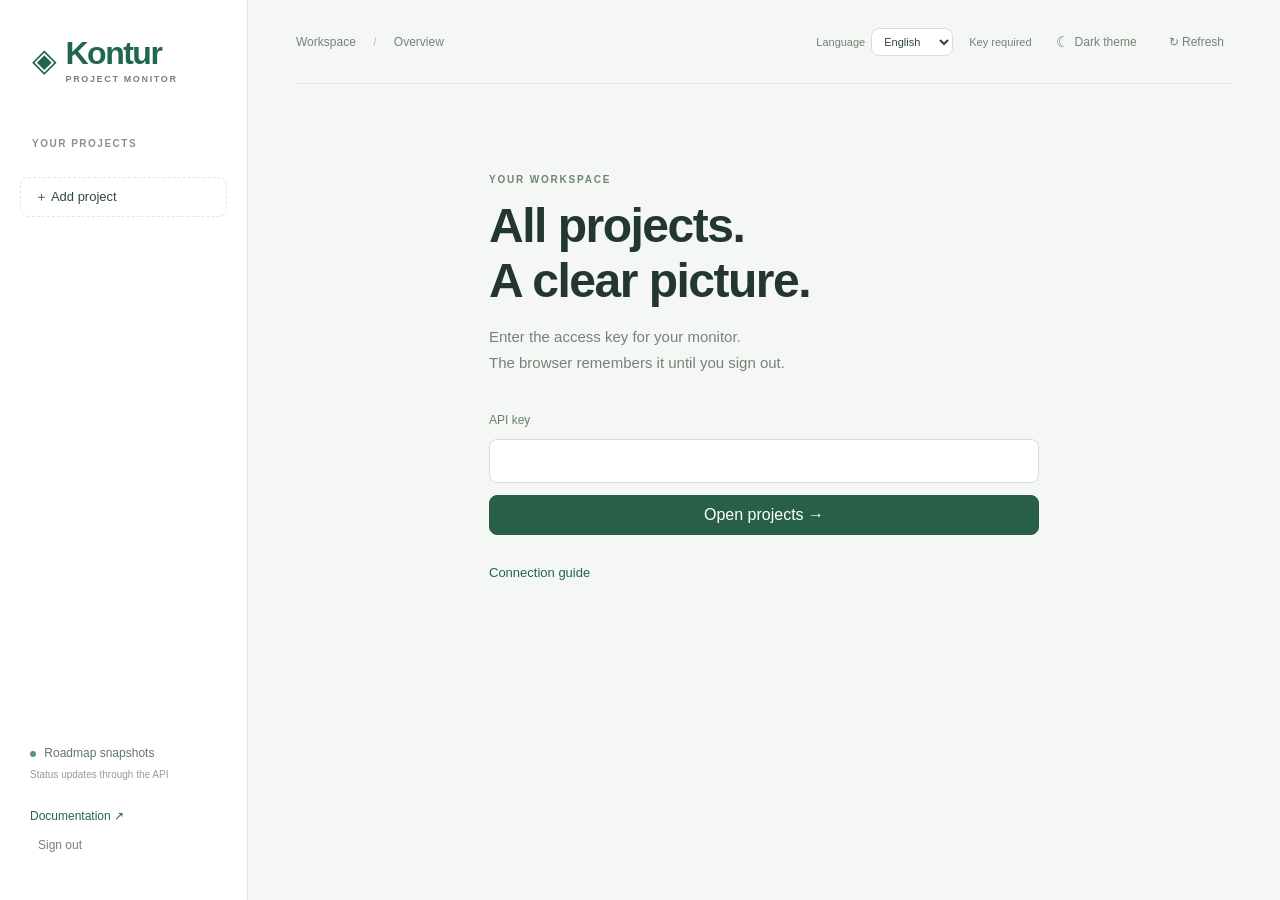
<file: static/index.html>
<!doctype html><html lang="en"><head><meta charset="utf-8"><meta name="viewport" content="width=device-width,initial-scale=1"><meta name="color-scheme" content="light dark"><title data-i18n="m280">Kontur — project status</title><link rel="icon" href="data:,"><script src="/static/i18n.js"></script><script src="/static/app.js"></script><link rel="stylesheet" href="/static/style.css"></head>
<body><aside><a class="brand" href="/">◈ <span>Kontur<small><span data-i18n="m281">PROJECT MONITOR</span></small></span></a><div class="side-label"><span data-i18n="m282">YOUR PROJECTS</span></div><nav id="projects"></nav><button id="new-project" class="add"><span data-i18n="m283">＋ Add project</span></button><div class="side-bottom"><span class="dot"></span><span data-i18n="m284"> Roadmap snapshots</span><br><small><span data-i18n="m285">Status updates through the API</span></small><a href="/docs" target="_blank"><span data-i18n="m286">Documentation ↗</span></a><button id="logout" class="quiet"><span data-i18n="m287">Sign out</span></button></div></aside>
<main><header><span><span data-i18n="m288">Workspace </span><span class="slash">/</span> <span id="breadcrumb"><span data-i18n="m289">Overview</span></span></span><div><label class="language-control"><span data-i18n="language">Language</span><select id="language-select" aria-label="Language" data-i18n-aria-label="language"><option value="en" lang="en">English</option><option value="ru" lang="ru">Русский</option><option value="zh-CN" lang="zh-CN">简体中文</option></select></label><span id="sync"><span data-i18n="m290">Connecting…</span></span><button id="theme-toggle" class="quiet theme-toggle" type="button" aria-pressed="false"><span aria-hidden="true">☾</span><span data-i18n="m291"> Dark theme</span></button><button id="refresh" class="quiet"><span data-i18n="m292">↻ Refresh</span></button></div></header>
<div id="notice" role="status" hidden></div>
<section id="login" class="login" hidden><div class="eyebrow"><span data-i18n="m293">YOUR WORKSPACE</span></div><h1><span data-i18n="m294">All projects.</span><br><span data-i18n="m295">A clear picture.</span></h1><p><span data-i18n="m296">Enter the access key for your monitor.</span><br><span data-i18n="m297">The browser remembers it until you sign out.</span></p><form id="login-form"><label for="token"><span data-i18n="m298">API key</span></label><input id="token" type="password" autocomplete="off" required minlength="32"><button class="primary"><span data-i18n="m299">Open projects →</span></button></form><a href="/docs"><span data-i18n="m300">Connection guide</span></a></section>
<section id="empty" class="login" hidden><div class="eyebrow"><span data-i18n="m301">GETTING STARTED</span></div><h1><span data-i18n="m302">A place for your plans</span></h1><p><span data-i18n="m303">Add your first project. Split the roadmap into blocks and gates through the API, or upload JSON.</span></p><button id="empty-add" class="primary"><span data-i18n="m304">Add project</span></button></section>
<div id="dashboard" hidden><section class="hero"><div><div class="eyebrow" id="project-type"><span data-i18n="m305">SOFTWARE PROJECT</span></div><h1 id="title"></h1><p id="description"></p><div class="meta"><span id="revision"></span><span id="snapshot"></span></div></div><div class="hero-actions"><button id="visualize"><span data-i18n="m306">⌘ Views</span></button><button id="export"><span data-i18n="m307">↓ Export JSON</span></button><button id="import"><span data-i18n="m308">↑ Update from JSON</span></button><input id="import-file" type="file" accept=".json,application/json" hidden></div></section>
<div class="metrics" id="metrics"></div>
<section class="overview-grid" aria-label="Project overview" data-i18n-aria-label="m265"><article class="panel"><div class="panel-heading"><div><div class="eyebrow"><span data-i18n="m309">OVERVIEW</span></div><h2><span data-i18n="m310">What the work contains</span></h2></div><span id="received" class="muted"></span></div><div id="distribution"></div><div id="plan-chart"></div></article><article class="panel"><div class="eyebrow"><span data-i18n="m311">NEEDS ATTENTION</span></div><h2><span data-i18n="m312">What prevents progress</span></h2><div id="attention"></div></article></section>
<section class="focus"><article class="current"><div class="eyebrow"><span data-i18n="m313">WE ARE HERE</span></div><h2 id="current"></h2><p id="focus-note"></p></article><article class="next"><div class="eyebrow"><span data-i18n="m314">NEXT STEP</span></div><h2 id="next"></h2><p id="plan"></p></article></section>
<section class="panel block-overview"><div class="panel-heading"><div><div class="eyebrow"><span data-i18n="m315">PROJECT STRUCTURE</span></div><h2><span data-i18n="m316">Blocks and dependencies</span></h2><p class="muted"><span data-i18n="m317">Colors show gate states. Open a block to view its contents.</span></p></div></div><div id="block-map"></div></section>
<section class="roadmap-head"><div><h2><span data-i18n="m318">Roadmap</span></h2><p><span data-i18n="m319">Work, plans and saved results, separately.</span></p></div><input id="search" type="search" placeholder="Search blocks or gates" data-i18n-placeholder="m266" aria-label="Search blocks or gates" data-i18n-aria-label="m266"></section>
<div class="tabs" role="tablist" aria-label="Gate states" data-i18n-aria-label="m267"><button role="tab" data-filter="work" aria-selected="true"><span data-i18n="m38">Now and next</span></button><button role="tab" data-filter="done" aria-selected="false"><span data-i18n="m39">Done</span></button><button role="tab" data-filter="paused" aria-selected="false"><span data-i18n="m40">Deferred and frozen</span></button><button role="tab" data-filter="all" aria-selected="false"><span data-i18n="m41">All</span></button></div>
<div id="blocks"></div><footer><span data-i18n="m320">Percentages apply only to an explicitly selected plan. The service stores submitted statuses; it does not verify code or running applications.</span></footer></div>
</main>
<dialog id="gate-dialog" class="gate-dialog" aria-labelledby="gate-title"><div class="panel-heading"><span class="eyebrow"><span data-i18n="m321">GATE CARD</span></span><button id="close-gate" aria-label="Close gate card" data-i18n-aria-label="m268"><span data-i18n="m322">✕ Close</span></button></div><div id="gate-detail"></div></dialog>
<dialog id="visual-dialog" class="visual-dialog" aria-labelledby="visual-title"><div class="visual-header"><div><div class="eyebrow"><span data-i18n="m323">INTERACTIVE MAP</span></div><h2 id="visual-title"><span data-i18n="m324">Project views</span></h2></div><button id="close-visual" aria-label="Close view" data-i18n-aria-label="m269"><span data-i18n="m322">✕ Close</span></button></div><div class="visual-toolbar"><div class="visual-tabs" role="tablist" aria-label="View type" data-i18n-aria-label="m270"><button role="tab" data-visual-view="road" aria-selected="true"><span data-i18n="m325">Road path</span></button><button role="tab" data-visual-view="time" aria-selected="false"><span data-i18n="m326">Timeline</span></button><button role="tab" data-visual-view="tree" aria-selected="false"><span data-i18n="m327">Git tree</span></button></div><div class="visual-zoom" aria-label="Zoom" data-i18n-aria-label="m271"><button id="visual-zoom-out" aria-label="Zoom out" data-i18n-aria-label="m272">−</button><button id="visual-fit" aria-label="Fit to window" data-i18n-aria-label="m273">100%</button><button id="visual-zoom-in" aria-label="Zoom in" data-i18n-aria-label="m274">＋</button></div></div><p id="visual-note" class="visual-note"></p><div id="visual-layers" class="visual-layers" hidden><span><span data-i18n="m328">Layers:</span></span><button data-visual-layer="work" aria-pressed="true"><i class="layer-work"></i><span data-i18n="m329">Work</span></button><button data-visual-layer="technical" aria-pressed="true"><i class="layer-technical"></i><span data-i18n="m330">Technical / formal</span></button><button data-visual-layer="paused" aria-pressed="true"><i class="layer-paused"></i><span data-i18n="m331">Paused</span></button></div><div id="git-layers" class="visual-layers" hidden><span><span data-i18n="m332">Ref types:</span></span><button data-git-layer="work" aria-pressed="true"><i class="layer-work"></i><span data-i18n="m329">Work</span></button><button data-git-layer="technical" aria-pressed="true"><i class="layer-technical"></i><span data-i18n="m333">Technical</span></button><button data-git-layer="formal" aria-pressed="true"><i class="layer-formal"></i><span data-i18n="m334">Tags / formal</span></button><button id="git-reload" type="button"><span data-i18n="m335">↻ Reload published snapshot</span></button></div><div class="git-workspace"><section id="git-browser" class="git-browser" aria-label="Git branch navigator" data-i18n-aria-label="m275" hidden><div id="git-summary" class="git-summary"></div><label class="git-base-control"><span data-i18n="m276">Comparison base</span><select id="git-base" aria-label="Comparison base" data-i18n-aria-label="m276"></select></label><div id="git-selection-summary" class="git-selection-summary"></div><p id="git-fold-summary" class="git-fold-summary"></p><label class="git-search-control"><span data-i18n="m336">Find a branch or tag</span><input id="git-ref-search" type="search" placeholder="Git ref name" data-i18n-placeholder="m277"></label><div class="git-browser-actions"><button id="git-clear-selection" type="button" aria-pressed="false"><span data-i18n="m149">All branches</span></button><button id="git-show-all" type="button" aria-pressed="false"><span data-i18n="m151">All line commits</span></button></div><div id="git-branch-list" class="git-branch-list"></div></section><div id="visual-viewport" class="visual-viewport" tabindex="0" aria-label="Zoomable project map" data-i18n-aria-label="m278"><svg id="visual-svg" class="visual-svg" xmlns="http://www.w3.org/2000/svg"></svg></div></div><div id="visual-tooltip" class="visual-tooltip" role="tooltip" hidden></div><div id="visual-legend" class="visual-legend"><span><i class="status-dot fill-done"></i><span data-i18n="m4">Accepted</span></span><span><i class="status-dot fill-active"></i><span data-i18n="m2">In progress</span></span><span><i class="status-dot fill-blocked"></i><span data-i18n="m3">Blocked</span></span><span><i class="status-dot fill-planned"></i><span data-i18n="m1">Planned</span></span><span><i class="status-dot fill-deferred"></i><span data-i18n="m5">Deferred</span></span><span><i class="status-dot fill-frozen"></i><span data-i18n="m6">Frozen</span></span><small><span data-i18n="m202">Wheel to scroll, Ctrl + wheel to zoom, drag to pan.</span></small></div></dialog>
<dialog id="create-dialog"><form id="create-form"><div class="eyebrow"><span data-i18n="m337">NEW PROJECT</span></div><h2><span data-i18n="m338">Add a project to monitor</span></h2><label for="new-name"><span data-i18n="m339">Name</span></label><input id="new-name" required maxlength="200" placeholder="My project" data-i18n-placeholder="m279"><label for="new-id"><span data-i18n="m340">API ID</span></label><input id="new-id" required pattern="[A-Za-z0-9][A-Za-z0-9_-]{0,79}" placeholder="my-product"><label for="new-type"><span data-i18n="m341">Project type</span></label><select id="new-type"><option value="general" data-i18n="general">General project</option><option value="software" data-i18n="m342">Software project</option></select><p class="muted"><span data-i18n="m343">Roadmaps can track software or any other project.</span></p><div class="dialog-actions"><button type="button" id="cancel-create"><span data-i18n="m344">Cancel</span></button><button class="primary"><span data-i18n="m345">Create project</span></button></div></form></dialog>
<dialog id="import-dialog" class="import-dialog" aria-labelledby="import-title" aria-describedby="import-summary">
  <h2 id="import-title" data-i18n="importPreviewTitle">Preview import</h2>
  <p id="import-summary" class="muted"></p>
  <p id="import-status" role="status"></p>
  <ul id="import-diff" class="import-diff"></ul>
  <div class="dialog-actions">
    <button type="button" id="cancel-import" autofocus data-i18n="m344">Cancel</button>
    <button type="button" id="reload-import" hidden data-i18n="importReload">Reload project</button>
    <button type="button" id="confirm-import" class="primary" disabled data-i18n="importApply">Confirm import</button>
  </div>
</dialog>
</body></html>
</file>
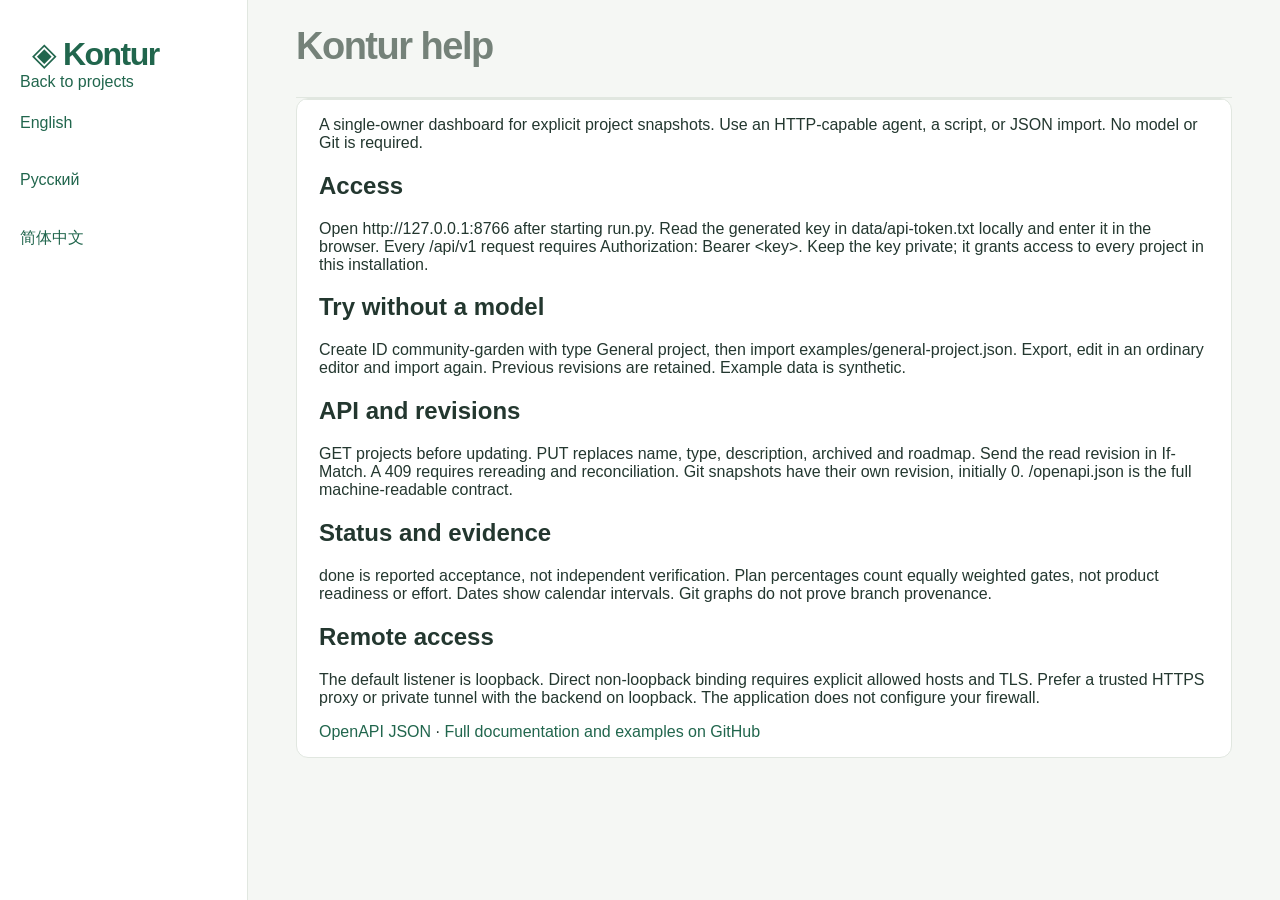
<file: static/docs.html>
<!doctype html><html lang='en'><head><meta charset='utf-8'><meta name='viewport' content='width=device-width,initial-scale=1'><title>Kontur help</title><link rel='icon' href='data:,'><link rel='stylesheet' href='/static/style.css'></head><body><aside><a class='brand' href='/'>◈ Kontur</a><nav><a href='/'>Back to projects</a><p><a href='/docs?lang=en'>English</a></p><p><a href='/docs?lang=ru'>Русский</a></p><p><a href='/docs?lang=zh-CN'>简体中文</a></p></nav></aside><main><header><h1>Kontur help</h1></header><article class='block'><div class='gates'><p>A single-owner dashboard for explicit project snapshots. Use an HTTP-capable agent, a script, or JSON import. No model or Git is required.</p><h2>Access</h2><p>Open http://127.0.0.1:8766 after starting run.py. Read the generated key in data/api-token.txt locally and enter it in the browser. Every /api/v1 request requires Authorization: Bearer &lt;key&gt;. Keep the key private; it grants access to every project in this installation.</p><h2>Try without a model</h2><p>Create ID community-garden with type General project, then import examples/general-project.json. Export, edit in an ordinary editor and import again. Previous revisions are retained. Example data is synthetic.</p><h2>API and revisions</h2><p>GET projects before updating. PUT replaces name, type, description, archived and roadmap. Send the read revision in If-Match. A 409 requires rereading and reconciliation. Git snapshots have their own revision, initially 0. /openapi.json is the full machine-readable contract.</p><h2>Status and evidence</h2><p>done is reported acceptance, not independent verification. Plan percentages count equally weighted gates, not product readiness or effort. Dates show calendar intervals. Git graphs do not prove branch provenance.</p><h2>Remote access</h2><p>The default listener is loopback. Direct non-loopback binding requires explicit allowed hosts and TLS. Prefer a trusted HTTPS proxy or private tunnel with the backend on loopback. The application does not configure your firewall.</p><p><a href='/openapi.json'>OpenAPI JSON</a> · <a href='https://github.com/zoomerland/kontur'>Full documentation and examples on GitHub</a></p></div></article></main></body></html>
</file>
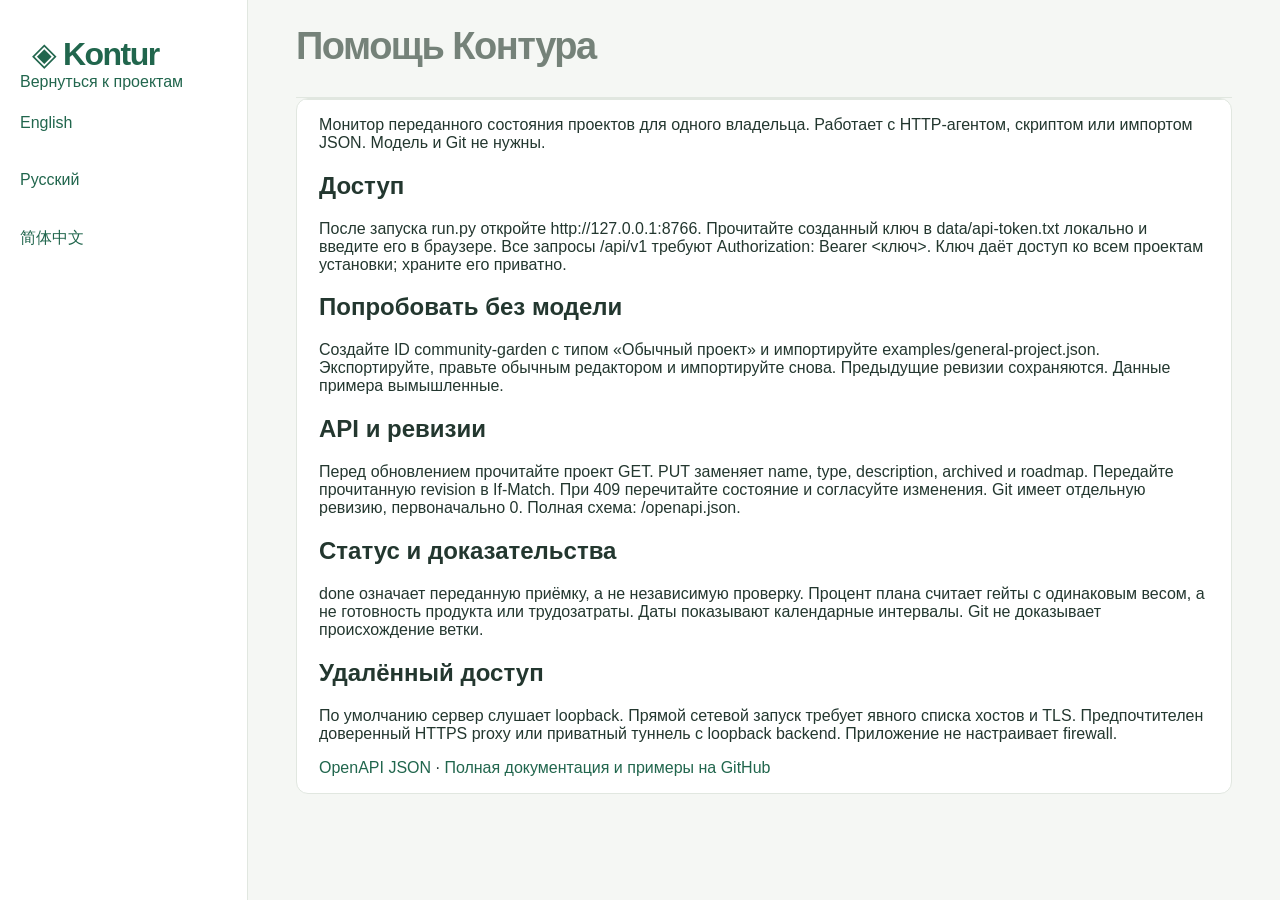
<file: static/docs.ru.html>
<!doctype html><html lang='ru'><head><meta charset='utf-8'><meta name='viewport' content='width=device-width,initial-scale=1'><title>Помощь Контура</title><link rel='icon' href='data:,'><link rel='stylesheet' href='/static/style.css'></head><body><aside><a class='brand' href='/'>◈ Kontur</a><nav><a href='/'>Вернуться к проектам</a><p><a href='/docs?lang=en'>English</a></p><p><a href='/docs?lang=ru'>Русский</a></p><p><a href='/docs?lang=zh-CN'>简体中文</a></p></nav></aside><main><header><h1>Помощь Контура</h1></header><article class='block'><div class='gates'><p>Монитор переданного состояния проектов для одного владельца. Работает с HTTP-агентом, скриптом или импортом JSON. Модель и Git не нужны.</p><h2>Доступ</h2><p>После запуска run.py откройте http://127.0.0.1:8766. Прочитайте созданный ключ в data/api-token.txt локально и введите его в браузере. Все запросы /api/v1 требуют Authorization: Bearer &lt;ключ&gt;. Ключ даёт доступ ко всем проектам установки; храните его приватно.</p><h2>Попробовать без модели</h2><p>Создайте ID community-garden с типом «Обычный проект» и импортируйте examples/general-project.json. Экспортируйте, правьте обычным редактором и импортируйте снова. Предыдущие ревизии сохраняются. Данные примера вымышленные.</p><h2>API и ревизии</h2><p>Перед обновлением прочитайте проект GET. PUT заменяет name, type, description, archived и roadmap. Передайте прочитанную revision в If-Match. При 409 перечитайте состояние и согласуйте изменения. Git имеет отдельную ревизию, первоначально 0. Полная схема: /openapi.json.</p><h2>Статус и доказательства</h2><p>done означает переданную приёмку, а не независимую проверку. Процент плана считает гейты с одинаковым весом, а не готовность продукта или трудозатраты. Даты показывают календарные интервалы. Git не доказывает происхождение ветки.</p><h2>Удалённый доступ</h2><p>По умолчанию сервер слушает loopback. Прямой сетевой запуск требует явного списка хостов и TLS. Предпочтителен доверенный HTTPS proxy или приватный туннель с loopback backend. Приложение не настраивает firewall.</p><p><a href='/openapi.json'>OpenAPI JSON</a> · <a href='https://github.com/zoomerland/kontur'>Полная документация и примеры на GitHub</a></p></div></article></main></body></html>
</file>
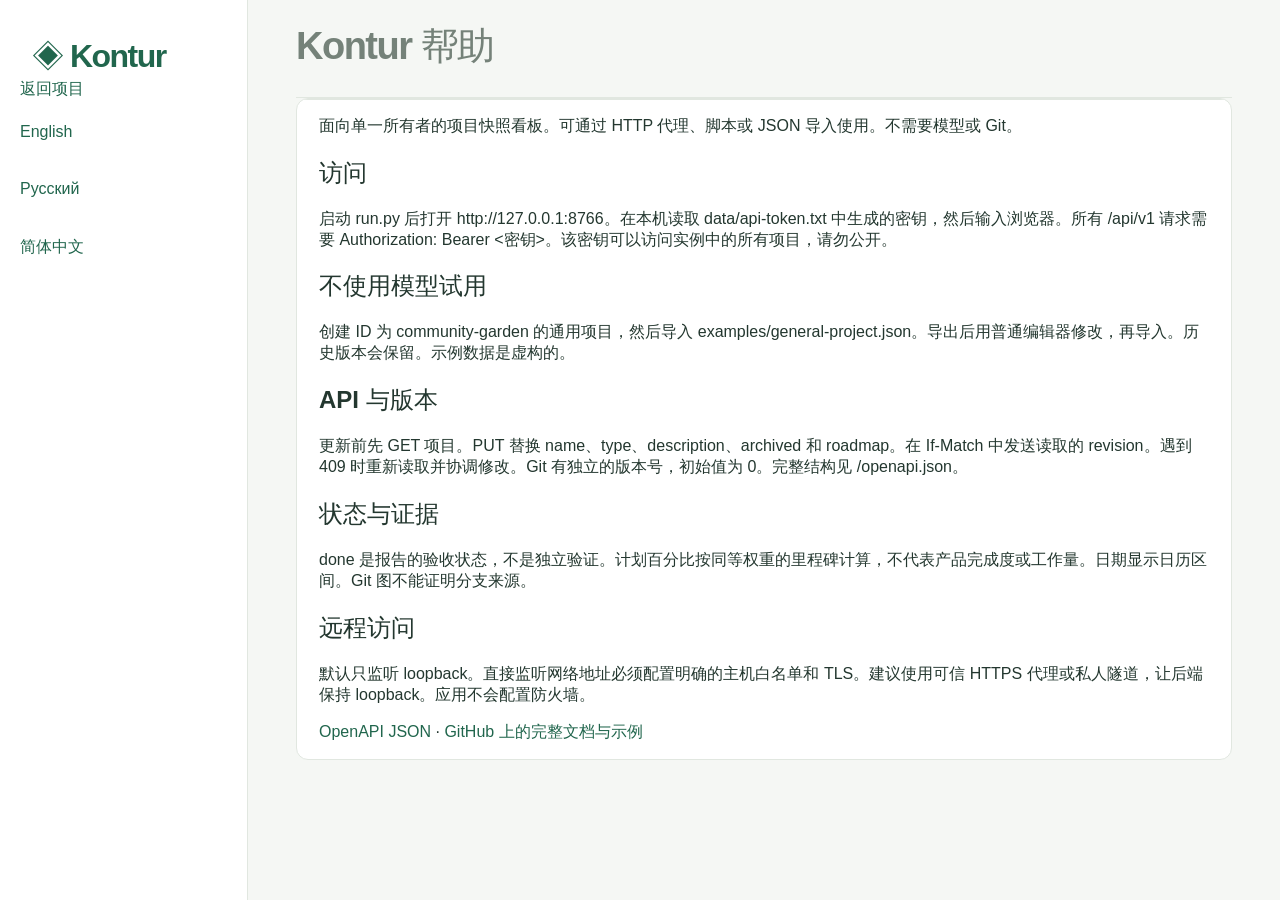
<file: static/docs.zh-CN.html>
<!doctype html><html lang='zh-CN'><head><meta charset='utf-8'><meta name='viewport' content='width=device-width,initial-scale=1'><title>Kontur 帮助</title><link rel='icon' href='data:,'><link rel='stylesheet' href='/static/style.css'></head><body><aside><a class='brand' href='/'>◈ Kontur</a><nav><a href='/'>返回项目</a><p><a href='/docs?lang=en'>English</a></p><p><a href='/docs?lang=ru'>Русский</a></p><p><a href='/docs?lang=zh-CN'>简体中文</a></p></nav></aside><main><header><h1>Kontur 帮助</h1></header><article class='block'><div class='gates'><p>面向单一所有者的项目快照看板。可通过 HTTP 代理、脚本或 JSON 导入使用。不需要模型或 Git。</p><h2>访问</h2><p>启动 run.py 后打开 http://127.0.0.1:8766。在本机读取 data/api-token.txt 中生成的密钥，然后输入浏览器。所有 /api/v1 请求需要 Authorization: Bearer &lt;密钥&gt;。该密钥可以访问实例中的所有项目，请勿公开。</p><h2>不使用模型试用</h2><p>创建 ID 为 community-garden 的通用项目，然后导入 examples/general-project.json。导出后用普通编辑器修改，再导入。历史版本会保留。示例数据是虚构的。</p><h2>API 与版本</h2><p>更新前先 GET 项目。PUT 替换 name、type、description、archived 和 roadmap。在 If-Match 中发送读取的 revision。遇到 409 时重新读取并协调修改。Git 有独立的版本号，初始值为 0。完整结构见 /openapi.json。</p><h2>状态与证据</h2><p>done 是报告的验收状态，不是独立验证。计划百分比按同等权重的里程碑计算，不代表产品完成度或工作量。日期显示日历区间。Git 图不能证明分支来源。</p><h2>远程访问</h2><p>默认只监听 loopback。直接监听网络地址必须配置明确的主机白名单和 TLS。建议使用可信 HTTPS 代理或私人隧道，让后端保持 loopback。应用不会配置防火墙。</p><p><a href='/openapi.json'>OpenAPI JSON</a> · <a href='https://github.com/zoomerland/kontur'>GitHub 上的完整文档与示例</a></p></div></article></main></body></html>
</file>
<file: static/style.css>
@charset "UTF-8";
/* Keep the language control visible and allow translated header text to wrap. */
header{height:auto!important;min-height:84px;flex-wrap:wrap;padding:12px 0}header>div{flex-wrap:wrap;justify-content:flex-end}.language-control{display:inline-flex;align-items:center;gap:6px;margin:0;font-size:11px;white-space:nowrap}.language-control select{padding:6px 8px;font-size:11px;width:auto}.language-control>span{color:var(--muted)}
@media(max-width:760px){header{min-height:65px;gap:6px}.language-control>span{display:none}.language-control select{max-width:110px;padding:6px}.quiet{white-space:normal}}
:root{font-family:Inter,"Segoe UI",sans-serif;color:#23372f;background:#f5f7f4;font-synthesis:none;--green:#21664d;--muted:#758279;--line:#e1e7e0}*{box-sizing:border-box}body{margin:0;display:flex;min-height:100vh}button,input,select{font:inherit}button,a,input,summary{outline-offset:4px}button{cursor:pointer;border:1px solid var(--line);border-radius:8px;background:white;color:#304b3d;padding:10px 14px;transition:background .15s}button:hover{background:#e9f0e8}a{color:var(--green);text-decoration:none}aside{width:248px;flex-shrink:0;background:#fff;border-right:1px solid var(--line);padding:35px 20px;display:flex;flex-direction:column;position:sticky;top:0;height:100vh}.brand{font-size:32px;display:flex;gap:10px;align-items:center;font-weight:650;letter-spacing:-1.5px;padding:0 12px}.brand small{display:block;font-size:9px;letter-spacing:1.65px;color:var(--muted);margin-top:2px}.side-label{font-size:10px;letter-spacing:1.5px;color:#87938b;margin:54px 12px 14px;font-weight:700}nav{display:grid;gap:7px;overflow:auto}nav button{text-align:left;border:0;font-size:14px;padding:14px;overflow-wrap:anywhere}nav button.selected{background:#eaf2e9;color:#205a43;font-weight:600}nav small{display:block;font-weight:400;color:var(--muted);font-size:11px;margin-top:5px}.add{margin-top:14px;text-align:left;border-style:dashed;background:transparent;font-size:13px}.side-bottom{margin-top:auto;padding:40px 10px 0;font-size:12px;line-height:1.8;color:#607767}.side-bottom small{font-size:10px;color:#929e94}.side-bottom a{display:block;margin-top:20px}.dot{display:inline-block;width:6px;height:6px;background:#5b9571;border-radius:50%;margin-right:5px}.quiet{border:0;background:transparent;font-size:12px;padding:8px;color:var(--muted)}main{width:100%;max-width:1600px;padding:0 48px 30px;min-width:0}header{height:84px;border-bottom:1px solid var(--line);display:flex;align-items:center;justify-content:space-between;font-size:12px;color:var(--muted);gap:10px}header>div{display:flex;gap:16px;align-items:center}.slash{margin:0 14px;color:#bac5bc}#sync{font-size:11px}.hero{padding:38px 0 26px;display:flex;justify-content:space-between;gap:25px}.eyebrow{font-size:10px;font-weight:750;letter-spacing:1.8px;color:#6e8574}h1{font-size:38px;line-height:1.15;letter-spacing:-1.5px;margin:13px 0 16px;font-weight:620;overflow-wrap:anywhere}.hero p{color:var(--muted);font-size:14px;max-width:730px;line-height:1.6;margin:0}.meta{display:flex;flex-wrap:wrap;gap:14px;font-size:11px;color:#85918a;margin-top:16px}.hero-actions{display:flex;gap:8px;align-self:flex-start;flex-shrink:0}.hero-actions button{font-size:11px}.metrics{display:grid;grid-template-columns:repeat(4,1fr);gap:14px;margin:0 0 24px}.metric{padding:22px 22px 19px;border:1px solid var(--line);border-radius:12px;background:#fff}.metric strong{font-size:34px;letter-spacing:-1px;font-weight:550}.metric .metric-label{font-size:11px;color:var(--muted);margin-bottom:12px}.metric small{font-size:11px;color:var(--muted);margin-left:9px}.focus{display:grid;grid-template-columns:1.3fr 1fr;gap:16px;margin:24px 0 36px}.focus article{border-radius:12px;padding:24px 26px}.current{background:#234f3f;color:#f7faf6}.current .eyebrow{color:#a8c7ae}.current p{color:#c6d6ca}.next{background:#e9eee5;border:1px solid #dfe6d9}.focus h2{font-size:20px;line-height:1.4;letter-spacing:-.4px;margin:14px 0 10px;font-weight:550}.focus p{font-size:12px;line-height:1.7;margin:0}.next p{color:#6f7e70}.roadmap-head{display:flex;justify-content:space-between;gap:20px;align-items:center}.roadmap-head h2{font-size:21px;font-weight:600;margin:0 0 6px;letter-spacing:-.4px}.roadmap-head p{font-size:12px;color:var(--muted);margin:0}input,select{border:1px solid #d7e0d7;border-radius:8px;padding:12px 14px;background:white;color:#2f4436;max-width:100%}input[type=search]{font-size:12px;width:245px}.tabs{display:flex;gap:6px;margin:23px 0 20px;border-bottom:1px solid var(--line);padding-bottom:12px;flex-wrap:wrap}.tabs button{font-size:12px;background:transparent;border-color:transparent;padding:9px 13px;color:#77857a}.tabs [aria-selected=true]{background:#fff;border-color:#dce5d9;color:#255c44;box-shadow:0 2px 3px #19382505}.block{background:#fff;border:1px solid var(--line);border-radius:12px;margin-bottom:12px;overflow:hidden}.block>summary{padding:22px;cursor:pointer;list-style:none;display:flex;justify-content:space-between;gap:20px;align-items:center}.block>summary::-webkit-details-marker{display:none}.block h3{font-size:16px;margin:0 0 7px;font-weight:600}.block summary p{font-size:12px;color:var(--muted);margin:0;max-width:680px;line-height:1.5}.block-stat{flex-shrink:0;font-size:12px;color:var(--muted);text-align:right}.block-stat strong{color:#3e6a50;font-weight:600;display:block;margin-bottom:5px}.block-stat:after{content:'⌄';margin-left:15px}.gates{border-top:1px solid var(--line);padding:0 22px}.gate{padding:18px 0;border-bottom:1px solid #edf0eb}.gate:last-child{border:0}.gate>summary{cursor:pointer;list-style:none;display:flex;gap:14px;align-items:flex-start}.gate-id{font:11px/1.8 Consolas,monospace;color:#849087;min-width:68px}.gate-name{font-size:13px;line-height:1.6;flex:1}.badge{font-size:10px;white-space:nowrap;border-radius:5px;padding:4px 7px;background:#edf0ec;color:#758079}.badge.active{background:#e0f1e6;color:#297a50}.badge.done{background:#e4efde;color:#547a3c}.badge.blocked{background:#fbede0;color:#ae7540}.badge.frozen{background:#e9edf4;color:#657a97}.badge.deferred{background:#f3eee4;color:#9a8255}.gate-body{padding:16px 0 0 82px;font-size:12px;line-height:1.8;color:#6d7d70;overflow-wrap:anywhere}.gate-body b{color:#415948;font-weight:600}.gate-body p{margin:5px 0 12px}.refs{font:11px/1.8 Consolas,monospace}.blank{padding:55px;text-align:center;color:var(--muted);font-size:14px;background:#fff;border:1px dashed var(--line);border-radius:12px}footer{font-size:10px;color:#8a968c;line-height:1.6;margin-top:26px}.primary{background:#285f47;color:#fff;border-color:#285f47}.primary:hover{background:#1d4c37}#notice{padding:14px 18px;background:#fff2df;color:#80552f;margin:20px 0;border-radius:8px;font-size:13px;white-space:pre-wrap;overflow-wrap:anywhere}.login{max-width:550px;margin:90px auto}.login h1{font-size:48px}.login p{font-size:15px;line-height:1.7;color:var(--muted)}.login form{display:grid;gap:12px;margin:28px 0}.login a{font-size:13px}label{font-size:12px;color:#65816c;display:block;margin-top:10px}dialog{width:460px;max-width:95vw;border:1px solid var(--line);border-radius:16px;padding:30px;box-shadow:0 30px 90px #17392330}dialog::backdrop{background:#152f2555}dialog h2{font-weight:550;font-size:23px}dialog input,dialog select{display:block;width:100%;margin:8px 0 15px}.muted{font-size:12px;color:var(--muted);line-height:1.6}.dialog-actions{display:flex;justify-content:flex-end;gap:10px;margin-top:25px}[hidden]{display:none!important}@media(min-width:1550px){main{padding-left:70px;padding-right:70px}}@media(max-width:1150px){aside{width:205px;padding:30px 13px}main{padding:0 28px 28px}.hero{flex-direction:column}.hero-actions{align-self:auto}.metrics{gap:9px}.metric{padding:18px}.focus{grid-template-columns:1fr 1fr}.hero h1{font-size:34px}}@media(max-width:760px){body{display:block}aside{position:static;width:100%;height:auto;padding:17px 20px;border-right:0;border-bottom:1px solid var(--line)}.brand{font-size:26px;padding:0}.side-label,.side-bottom{display:none}nav{display:flex;margin-top:15px;flex-wrap:wrap}nav button{padding:10px;font-size:12px}nav small{display:none}.add{font-size:11px;margin-top:9px;padding:8px}main{padding:0 20px 20px}header{height:65px;font-size:10px}header>div{gap:2px}#sync{display:none}.hero{padding-top:28px}h1{font-size:30px}.metrics{grid-template-columns:1fr 1fr}.metric strong{font-size:29px}.focus{grid-template-columns:1fr;margin-bottom:28px}.roadmap-head{align-items:stretch;flex-direction:column;gap:15px}input[type=search]{width:100%}.tabs{gap:0}.tabs button{padding:9px;font-size:11px}.block>summary{padding:17px}.block-stat{max-width:80px;font-size:10px}.block h3{font-size:14px}.gates{padding:0 15px}.gate>summary{gap:8px;flex-wrap:wrap}.gate-id{min-width:58px}.gate-name{min-width:140px}.gate-body{padding-left:0}.login{margin-top:45px}.login h1{font-size:38px}}
/* Project overview and gate inspection. All charts use the existing API snapshot. */
.overview-grid{display:grid;grid-template-columns:minmax(0,1.3fr) minmax(0,1fr);gap:16px;margin-bottom:24px}.panel{background:#fff;border:1px solid var(--line);border-radius:12px;padding:24px;min-width:0}.panel h2{font-size:19px;font-weight:600;margin:10px 0 18px;letter-spacing:-.3px}.panel-heading{display:flex;align-items:flex-start;justify-content:space-between;gap:16px}.panel-heading .muted{font-size:10px}.status-chart{display:block;width:100%;height:12px;border-radius:4px;overflow:hidden;margin:12px 0}.fill-planned{fill:#a8b3aa;background:#a8b3aa}.fill-active{fill:#23855c;background:#23855c}.fill-blocked{fill:#d89653;background:#d89653}.fill-done{fill:#81a564;background:#81a564}.fill-deferred{fill:#c5ae7c;background:#c5ae7c}.fill-frozen{fill:#93a7c7;background:#93a7c7}.status-legend{display:grid;grid-template-columns:1fr 1fr;gap:4px 14px;margin:14px 0}.status-legend button{display:flex;gap:8px;align-items:center;text-align:left;padding:7px 0;border:0;font-size:11px}.status-legend strong{margin-left:auto;color:#304b3d}.status-dot{width:8px;height:8px;flex-shrink:0;border-radius:2px}.plan-heading{display:flex;justify-content:space-between;gap:10px;font-size:12px;margin:22px 0 10px}.plan-heading span{color:var(--muted)}progress{width:100%;height:8px;border:0;border-radius:4px;overflow:hidden;accent-color:var(--green);background:#edf1ea}progress::-webkit-progress-bar{background:#edf1ea}progress::-webkit-progress-value{background:var(--green)}progress::-moz-progress-bar{background:var(--green)}.attention-totals{display:flex;gap:10px}.attention-totals button{flex:1;text-align:left;font-size:11px;background:#f7f8f4}.attention-totals strong{display:block;font-size:26px;font-weight:550;margin-bottom:4px}.attention-list{list-style:none;padding:0;margin:12px 0}.attention-list li{padding:7px 0;border-bottom:1px solid var(--line)}.attention-list small{display:block;color:var(--muted);font-size:10px;margin-top:4px}.entity-link{border:0;border-radius:5px;background:#eff4ec;padding:7px 9px;text-align:left;font-size:12px;line-height:1.5;white-space:normal;overflow-wrap:anywhere;max-width:100%}.entity-list{display:flex;flex-wrap:wrap;gap:6px;margin:8px 0 14px}.attention-list .entity-link{background:transparent;padding:0}.focus .entity-link{font-size:inherit;font-weight:inherit;color:inherit;background:transparent;padding:0}.focus .entity-link:hover{text-decoration:underline}.block-overview{margin-bottom:32px}#block-map{display:grid;grid-template-columns:repeat(3,minmax(0,1fr));gap:12px}.map-card{background:#fafbf8;border:1px solid var(--line);border-radius:8px;padding:14px;min-width:0}.map-title{border:0;background:transparent;padding:0;text-align:left;display:block;width:100%;overflow-wrap:anywhere}.map-title small{display:block;font-size:10px;color:var(--muted);margin-bottom:7px;font-weight:400}.map-title strong{font-size:13px;line-height:1.5;font-weight:600}.map-stats{display:flex;gap:5px;flex-wrap:wrap;justify-content:space-between;font-size:10px;line-height:1.7}.map-stats span{color:var(--muted)}.map-deps{border-top:1px solid var(--line);padding-top:8px;margin-top:10px;display:grid;gap:5px}.map-deps>span{font-size:10px;color:var(--muted)}.map-deps .entity-link{font-size:10px;padding:4px 6px}.map-card>.muted{font-size:10px;margin:10px 0 0}.gate-name small{display:block;color:var(--muted);font-size:10px;margin-top:3px}.expand-hint{color:var(--green);font-size:10px;white-space:nowrap;padding-top:5px}.gate[open] .expand-hint{color:var(--muted)}.gate-body>button{font-size:12px;margin:5px 0}.block-deps{padding:14px 0;font-size:12px;color:var(--muted)}.filter-note{display:flex;align-items:center;gap:12px;color:var(--muted);font-size:12px;margin-bottom:14px}.filter-note button{padding:6px 10px;font-size:11px}.gate-dialog{width:1000px;max-width:calc(100vw - 32px);max-height:90vh;padding:26px;overflow:auto}.gate-dialog .panel-heading{align-items:center}.gate-dialog .panel-heading button{font-size:12px}.gate-dialog h2{font-size:26px;line-height:1.35;margin:15px 0;overflow-wrap:anywhere}.gate-heading{display:flex;gap:12px;align-items:center;flex-wrap:wrap;margin-top:24px}.gate-heading .gate-id{font-size:13px}.gate-heading .muted{font-size:11px}.detail-section{border-top:1px solid var(--line);padding:18px 0 8px;font-size:13px;line-height:1.7;min-width:0;overflow-wrap:anywhere}.detail-section h3{margin:0 0 12px;font-size:14px;font-weight:600}.detail-section p{margin:8px 0 12px}.detail-columns{display:grid;grid-template-columns:minmax(0,1fr) minmax(0,1fr);gap:24px}.preserve-lines{white-space:pre-wrap}.status-explanation{padding:12px 14px;border-radius:8px;background:#f4f0e5;font-size:12px;line-height:1.7}.reference-list{padding-left:17px;margin:0}.reference-list li{margin-bottom:10px}.reference-list strong{font-size:12px;font-weight:500}.reference-list code{display:block;font:11px/1.7 Consolas,monospace;white-space:pre-wrap;overflow-wrap:anywhere;color:var(--muted)}.dependency-flow{display:grid;grid-template-columns:minmax(0,1fr) 140px minmax(0,1fr);gap:12px;background:#f7f9f4;padding:16px;border-radius:8px}.dependency-flow h4{font-size:11px;color:var(--muted);margin:0 0 10px}.dependency-flow .entity-link{display:block;width:100%;margin:0 0 7px;font-size:11px;background:#fff;border:1px solid var(--line)}.flow-current{display:flex;flex-direction:column;align-items:center;justify-content:center;gap:10px;overflow-wrap:anywhere;min-width:0}.flow-current b{max-width:100%;text-align:center}.flow-current>span[aria-hidden]{font-size:24px;color:#81a18a}.block{scroll-margin-top:15px}.block summary p{overflow-wrap:anywhere}.block h3{overflow-wrap:anywhere}

/* Remembered light/dark theme. */
.theme-toggle{display:inline-flex;align-items:center;gap:6px;white-space:nowrap}.theme-toggle span{font-size:15px;line-height:1}
:root[data-theme="dark"]{color-scheme:dark;color:#dce8df;background:#101713;--green:#7fcca5;--muted:#91a399;--line:#304038}
:root[data-theme="dark"] body{background:#101713;color:#dce8df}
:root[data-theme="dark"] aside,:root[data-theme="dark"] .metric,:root[data-theme="dark"] .panel,:root[data-theme="dark"] .block,:root[data-theme="dark"] dialog{background:#17201b;color:#dce8df}
:root[data-theme="dark"] button,:root[data-theme="dark"] input,:root[data-theme="dark"] select{background:#202b25;color:#dce8df;border-color:#3a4b42}
:root[data-theme="dark"] button:hover{background:#29372f}
:root[data-theme="dark"] nav button.selected,:root[data-theme="dark"] .tabs [aria-selected=true]{background:#26392f;color:#a5e3bf;border-color:#3c594a;box-shadow:none}
:root[data-theme="dark"] .side-label,:root[data-theme="dark"] .side-bottom small,:root[data-theme="dark"] .meta,:root[data-theme="dark"] footer,:root[data-theme="dark"] .slash{color:#87988e}
:root[data-theme="dark"] .side-bottom{color:#9ab0a1}
:root[data-theme="dark"] .current{background:#285e47;color:#f4fbf6}
:root[data-theme="dark"] .current .eyebrow{color:#b5dbc1}:root[data-theme="dark"] .current p{color:#d2e8d8}
:root[data-theme="dark"] .next{background:#202d26;border-color:#35473d}:root[data-theme="dark"] .next p{color:#a7b8ad}
:root[data-theme="dark"] .gate{border-color:#29372f}:root[data-theme="dark"] .block-stat strong,:root[data-theme="dark"] .gate-body b,:root[data-theme="dark"] .status-legend strong{color:#acd5ba}
:root[data-theme="dark"] .blank{background:#17201b}:root[data-theme="dark"] #notice{background:#3b2e1d;color:#f0c992}
:root[data-theme="dark"] .map-card,:root[data-theme="dark"] .attention-totals button,:root[data-theme="dark"] .dependency-flow{background:#1b2620}
:root[data-theme="dark"] .entity-link{background:#26352d}:root[data-theme="dark"] .dependency-flow .entity-link{background:#202b25}
:root[data-theme="dark"] .status-explanation{background:#352f20}
:root[data-theme="dark"] progress,:root[data-theme="dark"] progress::-webkit-progress-bar{background:#2a3931}
:root[data-theme="dark"] .badge{background:#2b3730;color:#acbbb1}:root[data-theme="dark"] .badge.active{background:#183d2c;color:#7ed2a3}:root[data-theme="dark"] .badge.done{background:#293c22;color:#a5c98c}:root[data-theme="dark"] .badge.blocked{background:#462f20;color:#e5a86f}:root[data-theme="dark"] .badge.frozen{background:#273142;color:#a9bdd9}:root[data-theme="dark"] .badge.deferred{background:#3b3425;color:#d2bb83}
:root[data-theme="dark"] dialog::backdrop{background:#07100bcc}
@media(max-width:760px){.theme-toggle{font-size:0;width:34px;justify-content:center;padding:8px}.theme-toggle span{font-size:15px}}
@media(max-width:1250px){#block-map{grid-template-columns:repeat(2,minmax(0,1fr))}.overview-grid{grid-template-columns:1fr}.expand-hint{display:none}}@media(max-width:760px){.panel{padding:18px}.panel-heading{flex-direction:column;gap:0}.panel-heading .muted{margin-bottom:8px}#block-map{grid-template-columns:1fr}.gate-dialog{padding:18px}.gate-dialog>.panel-heading{flex-direction:row;gap:10px}.detail-columns{grid-template-columns:1fr;gap:0}.dependency-flow{grid-template-columns:1fr}.flow-current>span[aria-hidden]{transform:rotate(90deg)}.gate-dialog h2{font-size:22px}.plan-heading{flex-wrap:wrap}.gate-body>button{width:100%;text-align:left}.status-legend{column-gap:8px}.status-legend button{font-size:10px}}
.gate-id{max-width:100%;overflow-wrap:anywhere}.gate-name{min-width:0}.gate-dialog h2:focus{outline:none}
@media(max-width:760px){.gate-id{flex-basis:100%}.gate-name{min-width:140px}}

/* Optional zoomable project representations. */
.visual-dialog{width:min(1480px,calc(100vw - 28px));max-width:none;height:min(900px,calc(100vh - 28px));max-height:none;padding:0;overflow:hidden}.visual-dialog[open]{display:flex;flex-direction:column}.visual-header{display:flex;align-items:flex-start;justify-content:space-between;gap:20px;padding:22px 24px 16px;border-bottom:1px solid var(--line);flex:none}.visual-header h2{font-size:22px;font-weight:600;margin:8px 0 0}.visual-header>button{font-size:12px}.visual-toolbar{display:flex;align-items:center;justify-content:space-between;gap:16px;padding:12px 24px;border-bottom:1px solid var(--line);flex:none}.visual-tabs,.visual-zoom{display:flex;align-items:center;gap:6px}.visual-tabs button{font-size:12px;background:transparent;border-color:transparent}.visual-tabs [aria-selected=true]{background:#eaf2e9;border-color:#d7e4d8;color:#205a43}.visual-zoom button{min-width:38px;padding:8px 10px}.visual-zoom #visual-fit{min-width:62px;font-size:11px}.visual-note{font-size:11px;line-height:1.55;color:var(--muted);margin:0;padding:10px 24px;background:#f8faf7;border-bottom:1px solid var(--line);flex:none}.visual-layers{display:flex;align-items:center;gap:7px;padding:10px 24px;border-bottom:1px solid var(--line);font-size:11px;color:var(--muted);flex:none;flex-wrap:wrap}.visual-layers button{display:inline-flex;align-items:center;gap:6px;padding:7px 9px;font-size:10px;background:transparent}.visual-layers button[aria-pressed=false]{opacity:.42;text-decoration:line-through}.visual-layers i,.visual-legend i{display:inline-block;width:9px;height:9px;border-radius:50%}.layer-work{background:#388b66}.layer-technical{background:#7585a5}.layer-paused,.layer-formal{background:#aa9466}.visual-viewport{position:relative;flex:1;min-height:0;overflow:auto;cursor:grab;overscroll-behavior:contain;background-color:#f6f8f4;background-image:radial-gradient(#cbd5ca 1px,transparent 1px);background-size:22px 22px}.visual-viewport.dragging{cursor:grabbing;user-select:none}.visual-svg{display:block;max-width:none;transition:width .12s ease,height .12s ease}.visual-svg text{font-family:Inter,"Segoe UI",sans-serif;user-select:none;pointer-events:none}.graph-road{fill:none;stroke:#d9d7c6;stroke-width:28;stroke-linecap:round;stroke-linejoin:round;pointer-events:none}.graph-road-center{fill:none;stroke:#fff;stroke-width:3;stroke-dasharray:10 12;stroke-linecap:round;pointer-events:none}.graph-dependency{fill:none;stroke:#4c8e70;stroke-width:2;stroke-dasharray:6 7;opacity:.7;pointer-events:none}.graph-arrow{fill:#4c8e70}.graph-stage,.graph-gate-node,.graph-commit,.graph-branch-group,.git-commit{cursor:pointer;outline:none}.graph-stage-card{fill:#fff;stroke:#d9e2da;stroke-width:2}.layer-technical .graph-stage-card{stroke:#8391ac}.layer-paused .graph-stage-card{stroke:#b4a47d}.graph-stage:focus .graph-stage-card,.graph-stage:hover .graph-stage-card{stroke:#287759;stroke-width:3}.graph-stage-id{font-size:10px;letter-spacing:1.2px;fill:#75877b;font-weight:700}.graph-stage-title{font-size:16px;fill:#263c31;font-weight:650}.graph-stage-meta{font-size:10px;fill:#76867b}.graph-stage-done{stroke:#86a96c}.graph-stage-active{stroke:#2d9265}.graph-stage-blocked{stroke:#d19455}.graph-stage-frozen,.graph-stage-deferred{stroke:#92a2bb}.graph-more{font-size:10px;fill:#78897e}.graph-status-planned{fill:#a8b3aa}.graph-status-active{fill:#23855c}.graph-status-blocked{fill:#d89653}.graph-status-done{fill:#81a564}.graph-status-deferred{fill:#c5ae7c}.graph-status-frozen{fill:#93a7c7}.graph-node-ring{fill:transparent;stroke:transparent;stroke-width:2}.graph-gate-node:hover .graph-node-ring,.graph-gate-node:focus .graph-node-ring,.graph-commit:hover .graph-node-ring,.graph-commit:focus .graph-node-ring,.git-commit:hover .graph-node-ring,.git-commit:focus .graph-node-ring{stroke:#234f3f}.graph-current .graph-node-ring{stroke:#167f55;stroke-width:3}.graph-next .graph-node-ring{stroke:#c58b3c;stroke-width:2;stroke-dasharray:3 2}.graph-trunk{stroke:#a4b0a8;stroke-width:5;stroke-linecap:round}.graph-branch{fill:none;stroke-width:4;stroke-linecap:round}.graph-branch-group:hover .graph-branch,.graph-branch-group:focus .graph-branch{stroke-width:7}.layer-stroke-work{stroke:#388b66}.layer-stroke-technical{stroke:#7585a5}.layer-stroke-paused{stroke:#aa9466}.graph-baseline{fill:#234f3f;stroke:#fff;stroke-width:3}.graph-baseline-label{font:10px Consolas,monospace;fill:#617469}.graph-branch-title{font-size:12px;fill:#2e4438;font-weight:650}.graph-branch-layer{font-size:9px}.layer-text-work{fill:#388b66}.layer-text-technical{fill:#7585a5}.layer-text-paused{fill:#9a8151}.graph-commit-id{font:9px Consolas,monospace;fill:#64756a}.graph-empty{font-size:18px;fill:#758279}.git-edge{fill:none;stroke:#93a399;stroke-width:2.5;opacity:.86}.git-hitbox{fill:transparent;pointer-events:all}.git-commit:hover .git-hitbox,.git-commit:focus .git-hitbox{fill:#eff5ef;fill-opacity:.72}.git-commit-dot{fill:#477a61;stroke:#fff;stroke-width:2}.git-head .git-commit-dot{fill:#1a8e5f;stroke:#153d2c;stroke-width:3}.git-hash{font:10px Consolas,monospace;fill:#496153}.git-subject{font-size:12px;fill:#263c31;font-weight:600}.git-meta{font-size:9px;fill:#78887e}.git-ref-label{font-size:9px;fill:#5b7968;font-weight:700}.git-node-sample{background:#477a61}.git-node-sample.head{background:#1a8e5f;box-shadow:0 0 0 2px #153d2c}.visual-tooltip{position:fixed;z-index:10000;width:min(390px,calc(100vw - 30px));padding:13px 15px;background:#183328;color:#f5faf6;border:1px solid #426353;border-radius:10px;box-shadow:0 12px 38px #0c1f1744;pointer-events:none;font-size:12px;line-height:1.5;overflow-wrap:anywhere}.visual-tooltip b,.visual-tooltip span,.visual-tooltip small{display:block}.visual-tooltip span{color:#b8d0c0;font-size:10px;margin-top:4px}.visual-tooltip p{margin:8px 0;color:#e2ece5}.visual-tooltip small{color:#9fb9a7}.visual-legend{display:flex;align-items:center;gap:15px;min-height:46px;padding:9px 24px;border-top:1px solid var(--line);font-size:10px;flex:none;flex-wrap:wrap}.visual-legend span{display:flex;align-items:center;gap:5px}.visual-legend small{margin-left:auto;color:var(--muted)}
:root[data-theme="dark"] .visual-tabs [aria-selected=true]{background:#26392f;border-color:#3c594a;color:#a5e3bf}:root[data-theme="dark"] .visual-note{background:#131c17}:root[data-theme="dark"] .visual-viewport{background-color:#101713;background-image:radial-gradient(#324038 1px,transparent 1px)}:root[data-theme="dark"] .graph-road{stroke:#39433b}:root[data-theme="dark"] .graph-road-center{stroke:#17201b}:root[data-theme="dark"] .graph-stage-card{fill:#19231e;stroke:#3b4b42}:root[data-theme="dark"] .layer-technical .graph-stage-card{stroke:#667693}:root[data-theme="dark"] .layer-paused .graph-stage-card{stroke:#8f7d58}:root[data-theme="dark"] .graph-stage-title,:root[data-theme="dark"] .graph-branch-title,:root[data-theme="dark"] .git-subject{fill:#deebe1}:root[data-theme="dark"] .graph-stage-id,:root[data-theme="dark"] .graph-stage-meta,:root[data-theme="dark"] .graph-more,:root[data-theme="dark"] .graph-commit-id,:root[data-theme="dark"] .graph-baseline-label,:root[data-theme="dark"] .git-hash,:root[data-theme="dark"] .git-meta,:root[data-theme="dark"] .git-ref-label{fill:#93a79a}:root[data-theme="dark"] .graph-gate-node:hover .graph-node-ring,:root[data-theme="dark"] .graph-gate-node:focus .graph-node-ring,:root[data-theme="dark"] .graph-commit:hover .graph-node-ring,:root[data-theme="dark"] .graph-commit:focus .graph-node-ring,:root[data-theme="dark"] .git-commit:hover .graph-node-ring,:root[data-theme="dark"] .git-commit:focus .graph-node-ring{stroke:#b7dfc5}:root[data-theme="dark"] .graph-baseline{fill:#72b78f;stroke:#17201b}:root[data-theme="dark"] .graph-empty{fill:#91a399}:root[data-theme="dark"] .git-edge{stroke:#64776a}:root[data-theme="dark"] .git-commit-dot{stroke:#17201b}:root[data-theme="dark"] .git-commit:hover .git-hitbox,:root[data-theme="dark"] .git-commit:focus .git-hitbox{fill:#23332a}
@media(max-width:760px){.visual-dialog{width:calc(100vw - 10px);height:calc(100vh - 10px)}.visual-header{padding:16px}.visual-header h2{font-size:18px}.visual-toolbar{padding:10px 14px;align-items:flex-start;flex-wrap:wrap}.visual-tabs button{font-size:11px;padding:8px}.visual-note,.visual-layers{padding-left:14px;padding-right:14px}.visual-legend{padding:8px 14px;gap:9px}.visual-legend small{width:100%;margin:0}.visual-tooltip{font-size:11px}}
@media(prefers-reduced-motion:reduce){.visual-svg{transition:none}}

/* Git navigator: ref names stay separate from the graph's layout lanes. */
.git-workspace{display:flex;flex:1;min-width:0;min-height:0}.git-workspace .visual-viewport{flex:1;min-width:0}.git-browser{width:304px;flex:none;min-height:0;overflow:auto;padding:15px;border-right:1px solid var(--line);background:#fbfcf9;font-size:11px}.git-browser[hidden]{display:none}.git-summary{display:grid;gap:8px;padding-bottom:12px;border-bottom:1px solid var(--line)}.git-summary>div{display:grid;gap:3px}.git-summary small{color:var(--muted)}.git-summary strong,.git-summary code{overflow-wrap:anywhere}.git-summary strong{font-size:12px;font-weight:650}.git-summary code,.git-branch-item code{font:10px Consolas,monospace;color:var(--muted)}.git-base-control,.git-search-control{display:grid;gap:6px;margin:12px 0;font-weight:600}.git-base-control select,.git-search-control input{width:100%;min-width:0;padding:8px;font-size:11px}.git-selection-summary{background:#edf5ed;border-left:3px solid #398761;padding:10px;line-height:1.55;overflow-wrap:anywhere}.git-browser-actions{display:flex;gap:6px;margin:10px 0}.git-browser-actions button{flex:1;padding:7px 5px;font-size:10px}.git-browser-actions button[aria-pressed=true]{background:#dcebdd;border-color:#79a88c}.git-branch-list{display:grid;gap:5px}.git-branch-item{display:grid;gap:3px;width:100%;padding:8px 9px;text-align:left;background:#fff;border:1px solid var(--line);border-radius:7px;overflow-wrap:anywhere}.git-branch-item small{color:var(--muted);font-size:10px}.git-branch-item.selected{border-color:#2b8059;box-shadow:inset 3px 0 #2b8059;background:#f0f8f0}.git-branch-title{font-weight:700;font-size:11px}.git-no-refs{color:var(--muted)}
.git-edge.git-depth-0{stroke:#315b43;stroke-width:5}.git-edge.git-depth-1{stroke-width:3.1}.git-edge.git-depth-2{stroke-width:2.2}.git-edge.git-depth-3{stroke-width:1.5}.git-selected-halo{fill:none;stroke:#d99a3a;opacity:.72;pointer-events:none}.git-selected-halo.git-depth-0{stroke-width:9}.git-selected-halo.git-depth-1{stroke-width:7.1}.git-selected-halo.git-depth-2{stroke-width:6.2}.git-selected-halo.git-depth-3{stroke-width:5.5}.git-edge.git-muted,.git-commit.git-muted{opacity:.18}.git-edge.git-context,.git-commit.git-context{opacity:.48}.git-commit.git-focused .graph-node-ring{stroke:#d99a3a;stroke-width:3}.git-merge-mark{font-size:9px;font-weight:800;fill:#fff;pointer-events:none}.git-segment{cursor:pointer;outline:none}.git-segment rect{fill:#fff6dc;stroke:#bd9350;stroke-width:1.5}.git-segment text{font-size:10px;fill:#5a4726;font-weight:700;pointer-events:none}.git-segment:hover rect,.git-segment:focus rect{stroke:#765018;stroke-width:2.5}.git-line-sample{display:inline-block;width:24px;height:0;border-top:3px solid #93a399!important;border-radius:0!important}.git-line-sample.main{border-top-width:5px!important;border-top-color:#315b43!important}.git-line-sample.selected{border-top:7px double #d99a3a!important}.git-merge-legend{font-weight:700}
.git-fold-summary{margin:10px 0 0;color:var(--muted);line-height:1.45}.git-branch-fold{cursor:pointer;outline:none}.git-branch-fold rect{fill:#e9f2e9;stroke:#619978;stroke-width:1.5}.git-branch-fold text{font-size:10px;font-weight:700;fill:#285940;pointer-events:none}.git-branch-fold:hover rect,.git-branch-fold:focus rect{stroke:#286544;stroke-width:2.5}
:root[data-theme="dark"] .git-browser{background:#17201b}:root[data-theme="dark"] .git-selection-summary{background:#20352a}:root[data-theme="dark"] .git-branch-item{background:#1e2a23}:root[data-theme="dark"] .git-branch-item.selected{background:#234331;border-color:#83bb98}:root[data-theme="dark"] .git-browser-actions button[aria-pressed=true]{background:#294934}:root[data-theme="dark"] .git-edge.git-depth-0{stroke:#77ac88}:root[data-theme="dark"] .git-segment rect{fill:#433921;stroke:#c9a96b}:root[data-theme="dark"] .git-segment text{fill:#f1dcb0}:root[data-theme="dark"] .git-merge-mark{fill:#13291d}
:root[data-theme="dark"] .git-branch-fold rect{fill:#203b2b;stroke:#6da380}:root[data-theme="dark"] .git-branch-fold text{fill:#c8e8d1}
@media(max-width:760px){.visual-toolbar{flex-wrap:nowrap;align-items:center;gap:3px}.visual-tabs{gap:1px}.visual-tabs button{font-size:9px;padding:6px 4px}.visual-zoom{gap:1px}.visual-zoom button{min-width:25px;padding:5px}.visual-zoom #visual-fit{min-width:36px}.visual-note{max-height:58px;overflow:auto;padding-top:6px;padding-bottom:6px}#git-layers{flex-wrap:nowrap;overflow-x:auto;white-space:nowrap;min-height:41px;padding-top:5px;padding-bottom:5px}#git-layers button{flex:none}.git-workspace{flex-direction:column}.git-browser{width:auto;max-height:155px;border-right:0;border-bottom:1px solid var(--line);padding:8px}.git-summary{grid-template-columns:1fr 1fr;gap:3px;padding-bottom:5px}.git-summary>small{display:none}.git-summary strong{font-size:10px}.git-base-control,.git-search-control{margin:7px 0}.git-selection-summary{font-size:10px;padding:6px}.git-branch-list{grid-template-columns:repeat(2,minmax(0,1fr))}.visual-legend{max-height:53px;overflow:auto}.visual-legend small{display:none}}

/* Feature delivery timeline. */
.timeline-row{cursor:pointer;outline:none}.timeline-row-bg{fill:transparent}.timeline-row-alt{fill:#edf2ec66}.timeline-row:hover .timeline-row-bg,.timeline-row:focus .timeline-row-bg{fill:#dfeae199}.timeline-label-pane{fill:#f8faf7}.timeline-axis{stroke:#809187;stroke-width:1.5}.timeline-grid{stroke:#aebbb3;stroke-width:1;stroke-dasharray:3 6;opacity:.58}.timeline-axis-label{font-size:9px;fill:#6e8175}.timeline-gate-id{font:10px Consolas,monospace;fill:#3c6d55;font-weight:700}.timeline-gate-title{font-size:12px;fill:#263c31;font-weight:650}.timeline-gate-section{font-size:9px;fill:#7b8b81}.timeline-bar{stroke:#fff;stroke-width:2;opacity:.9}.timeline-ongoing{stroke:#315846;stroke-dasharray:5 4}.timeline-boundary{fill:#fff;stroke:#426451;stroke-width:2}.timeline-start-inferred{fill:transparent;stroke-dasharray:2 2;stroke-width:3}.timeline-end-published{stroke:#166c49;stroke-width:3}.timeline-end-completed{stroke:#9b7a31;stroke-width:3}.timeline-end-snapshot{stroke:#657d9e;stroke-width:3;stroke-dasharray:2 2}.timeline-milestone{stroke:#fff;stroke-width:2}.timeline-duration{font-size:9px;fill:#102e20;font-weight:750}.timeline-empty-note{font-size:12px;fill:#758279}.timeline-legend-bar{width:24px!important;border-radius:5px!important;background:#47906c}.timeline-legend-inferred{background:transparent;border:2px dashed #426451}.timeline-legend-published{background:#166c49}.timeline-legend-completed{background:#b18b3e}.timeline-legend-snapshot{background:#7189a8}
:root[data-theme="dark"] .timeline-label-pane{fill:#131c17}:root[data-theme="dark"] .timeline-row-alt{fill:#22302966}:root[data-theme="dark"] .timeline-row:hover .timeline-row-bg,:root[data-theme="dark"] .timeline-row:focus .timeline-row-bg{fill:#29403399}:root[data-theme="dark"] .timeline-axis,:root[data-theme="dark"] .timeline-grid{stroke:#5d7064}:root[data-theme="dark"] .timeline-axis-label,:root[data-theme="dark"] .timeline-gate-section,:root[data-theme="dark"] .timeline-empty-note{fill:#91a399}:root[data-theme="dark"] .timeline-gate-id{fill:#88bea0}:root[data-theme="dark"] .timeline-gate-title{fill:#deebe1}:root[data-theme="dark"] .timeline-bar,:root[data-theme="dark"] .timeline-milestone{stroke:#17201b}:root[data-theme="dark"] .timeline-boundary{fill:#17201b;stroke:#9cc4aa}:root[data-theme="dark"] .timeline-start-inferred{fill:transparent}:root[data-theme="dark"] .timeline-legend-inferred{border-color:#9cc4aa}:root[data-theme="dark"] .timeline-duration{fill:#071a10}
.import-dialog{width:720px;max-height:90vh;overflow:auto;overflow-wrap:anywhere}
.import-dialog h2{margin-top:0}
.import-dialog .dialog-actions{flex-wrap:wrap}
.import-dialog button:disabled{opacity:.55;cursor:default}
.import-diff{list-style:none;padding:0;margin:0}
.import-diff li{border-top:1px solid var(--line);padding:10px 0}
.import-diff small{color:var(--muted)}
.import-diff summary{cursor:pointer}
.import-values{display:grid;grid-template-columns:repeat(2,minmax(0,1fr));gap:12px;margin-top:8px}
.import-values pre{white-space:pre-wrap;overflow-wrap:anywhere;max-height:14rem;overflow:auto;margin:4px 0 0;padding:8px;border:1px solid var(--line);border-radius:6px}
@media(max-width:520px){.import-dialog{padding:16px}.import-values{grid-template-columns:1fr}}
</file>
